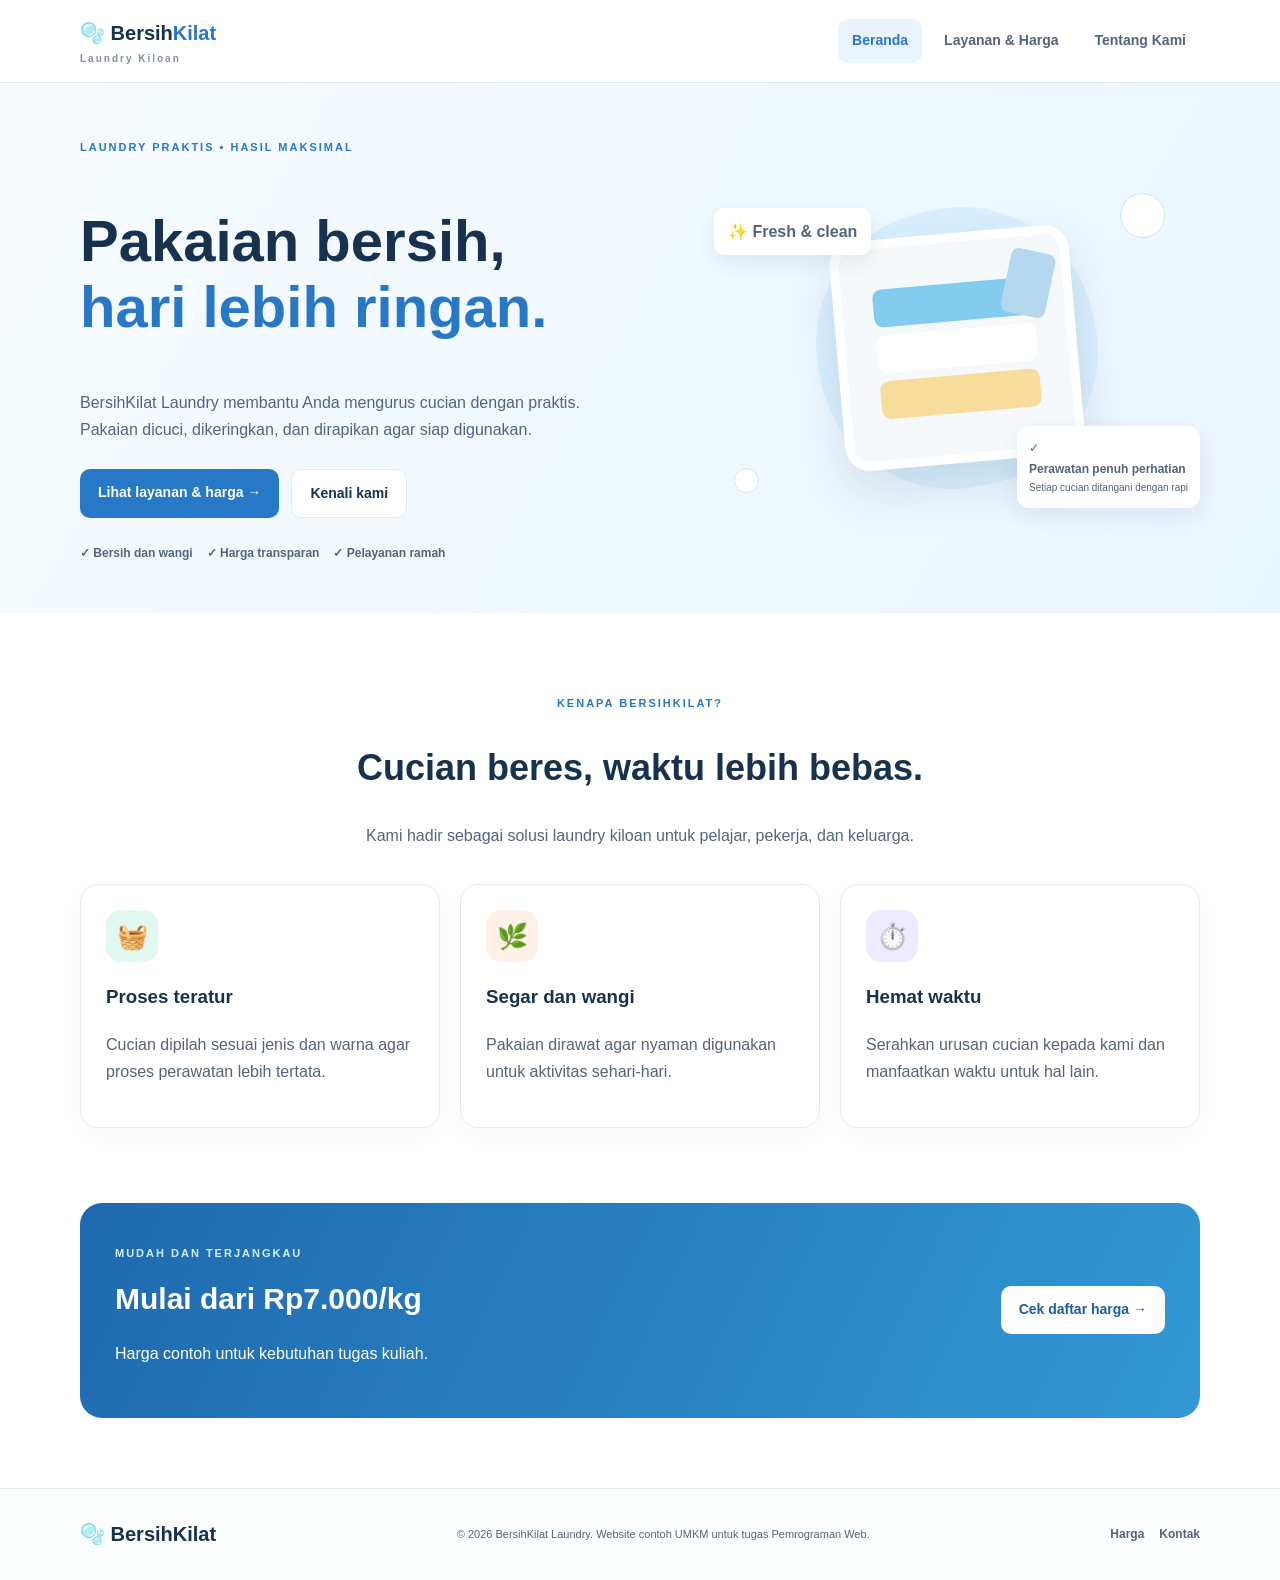
<file: index.html>
<!DOCTYPE html>
<html lang="id">
<head>
    <meta charset="UTF-8">
    <meta name="viewport" content="width=device-width, initial-scale=1.0">
    <title>BersihKilat Laundry</title>
    <link rel="stylesheet" href="style.css">
</head>
<body>

    <header class="site-header">
        <div class="container nav-wrap">
            <a class="brand" href="index.html">
                <span class="brand-icon">🫧</span>
                <span>Bersih<span class="brand-accent">Kilat</span>
                    <small>Laundry Kiloan</small>
                </span>
            </a>

            <nav aria-label="Navigasi utama">
                <a class="active" href="index.html">Beranda</a>
                <a href="layanan.html">Layanan & Harga</a>
                <a href="tentang.html">Tentang Kami</a>
            </nav>
        </div>
    </header>

    <main>
        <section class="hero">
            <div class="container hero-grid">
                <div class="hero-copy">
                    <span class="eyebrow">
                        LAUNDRY PRAKTIS • HASIL MAKSIMAL
                    </span>

                    <h1>
                        Pakaian bersih,<br>
                        <span>hari lebih ringan.</span>
                    </h1>

                    <p>
                        BersihKilat Laundry membantu Anda mengurus
                        cucian dengan praktis. Pakaian dicuci,
                        dikeringkan, dan dirapikan agar siap digunakan.
                    </p>

                    <div class="hero-actions">
                        <a class="btn btn-primary" href="layanan.html">
                            Lihat layanan & harga →
                        </a>

                        <a class="btn btn-light" href="tentang.html">
                            Kenali kami
                        </a>
                    </div>

                    <div class="hero-points">
                        <span>✓ Bersih dan wangi</span>
                        <span>✓ Harga transparan</span>
                        <span>✓ Pelayanan ramah</span>
                    </div>
                </div>

                <div class="hero-art"
                     role="img"
                     aria-label="Ilustrasi pakaian bersih">
                    <div class="sun-shape"></div>
                    <div class="bubble bubble-one"></div>
                    <div class="bubble bubble-two"></div>

                    <div class="laundry-card">
                        <div class="folded folded-blue"></div>
                        <div class="folded folded-white"></div>
                        <div class="folded folded-yellow"></div>
                        <div class="towel"></div>
                    </div>

                    <div class="floating-tag">
                        ✨ Fresh & clean
                    </div>

                    <div class="hero-caption">
                        <span class="caption-icon">✓</span>
                        <span>
                            <strong>Perawatan penuh perhatian</strong>
                            <small>Setiap cucian ditangani dengan rapi</small>
                        </span>
                    </div>
                </div>
            </div>
        </section>

        <section class="section">
            <div class="container">
                <div class="section-heading">
                    <span class="eyebrow">KENAPA BERSIHKILAT?</span>
                    <h2>Cucian beres, waktu lebih bebas.</h2>
                    <p>
                        Kami hadir sebagai solusi laundry kiloan
                        untuk pelajar, pekerja, dan keluarga.
                    </p>
                </div>

                <div class="feature-grid">
                    <article class="feature-card">
                        <div class="feature-icon mint">🧺</div>
                        <h3>Proses teratur</h3>
                        <p>
                            Cucian dipilah sesuai jenis dan warna
                            agar proses perawatan lebih tertata.
                        </p>
                    </article>

                    <article class="feature-card">
                        <div class="feature-icon peach">🌿</div>
                        <h3>Segar dan wangi</h3>
                        <p>
                            Pakaian dirawat agar nyaman digunakan
                            untuk aktivitas sehari-hari.
                        </p>
                    </article>

                    <article class="feature-card">
                        <div class="feature-icon lilac">⏱️</div>
                        <h3>Hemat waktu</h3>
                        <p>
                            Serahkan urusan cucian kepada kami
                            dan manfaatkan waktu untuk hal lain.
                        </p>
                    </article>
                </div>
            </div>
        </section>

        <section class="promo-section">
            <div class="container promo-box">
                <div>
                    <span class="eyebrow">MUDAH DAN TERJANGKAU</span>
                    <h2>Mulai dari Rp7.000/kg</h2>
                    <p>
                        Harga contoh untuk kebutuhan tugas kuliah.
                    </p>
                </div>

                <a class="btn btn-white" href="layanan.html">
                    Cek daftar harga →
                </a>
            </div>
        </section>
    </main>

    <footer class="site-footer">
        <div class="container footer-wrap">
            <a class="brand footer-brand" href="index.html">
                🫧 BersihKilat
            </a>

            <p>
                © 2026 BersihKilat Laundry.
                Website contoh UMKM untuk tugas Pemrograman Web.
            </p>

            <div class="footer-links">
                <a href="layanan.html">Harga</a>
                <a href="tentang.html">Kontak</a>
            </div>
        </div>
    </footer>

</body>
</html>
</file>
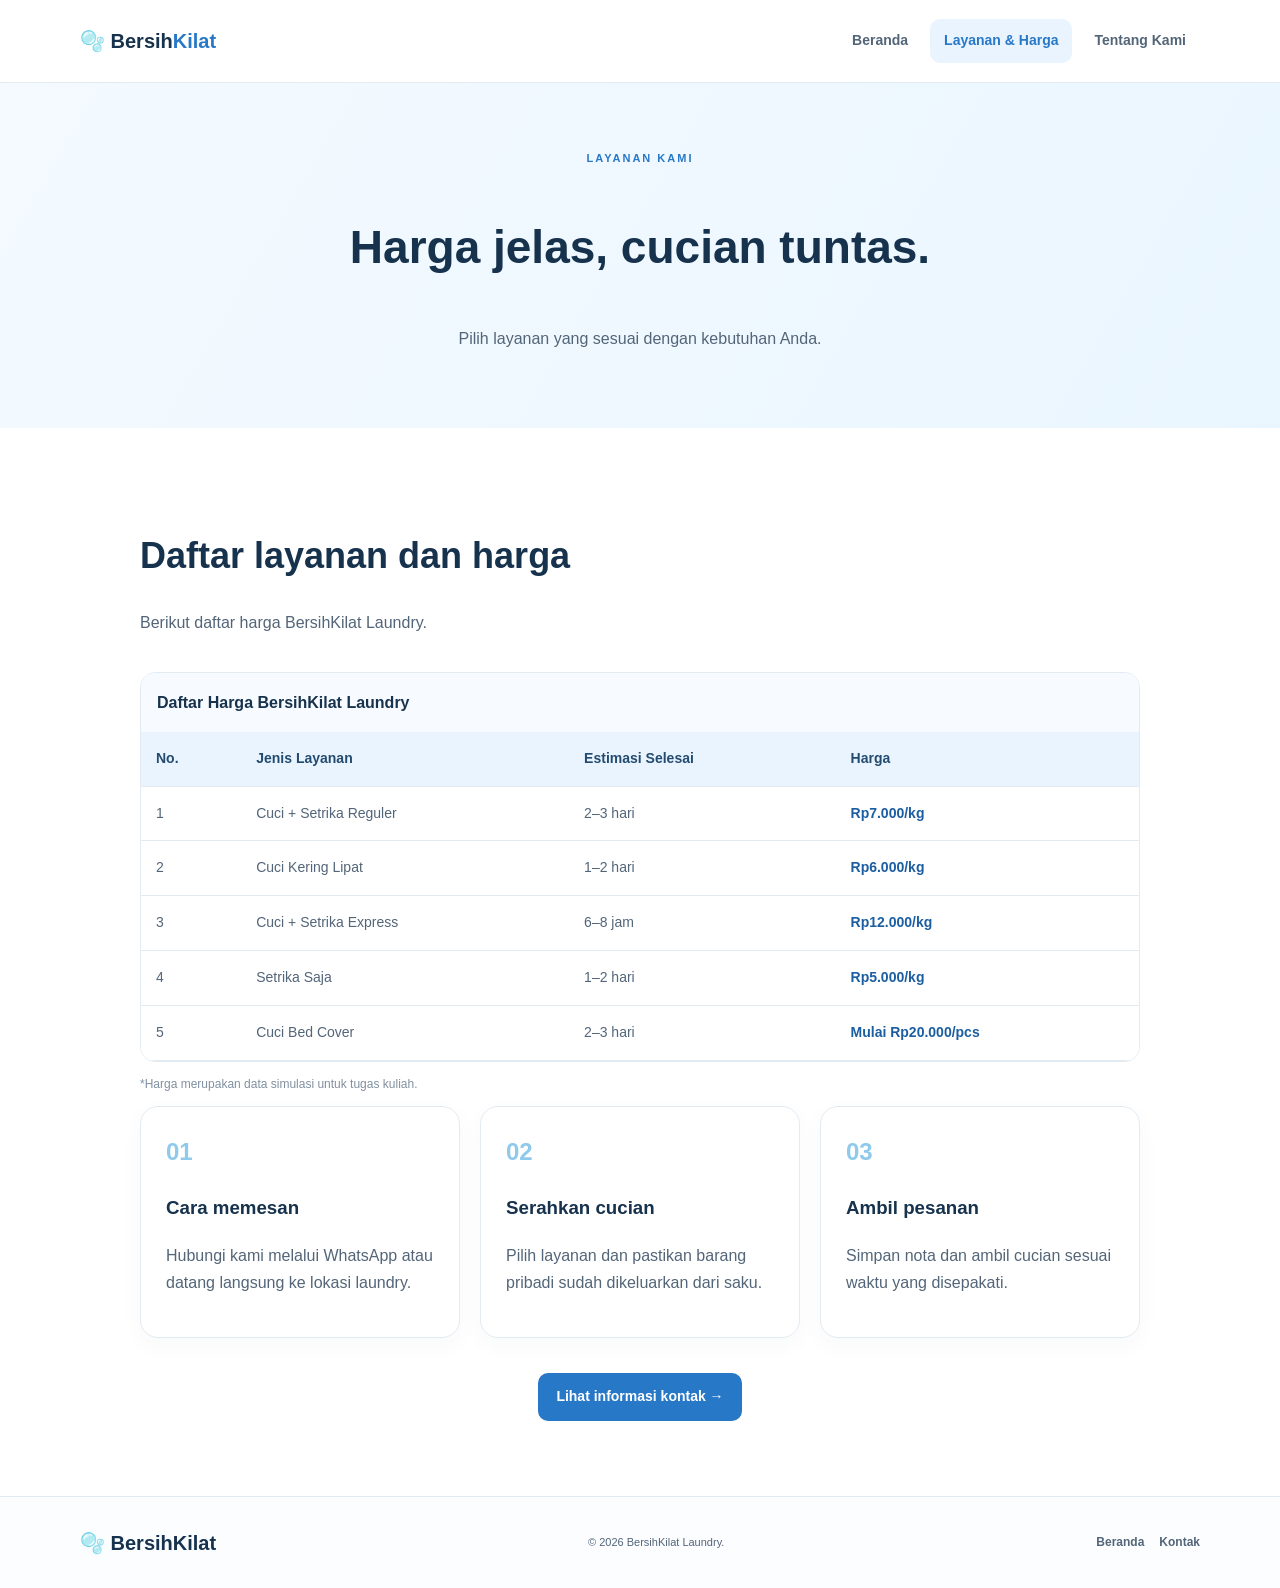
<file: layanan.html>
<!DOCTYPE html>
<html lang="id">
<head>
    <meta charset="UTF-8">
    <meta name="viewport" content="width=device-width, initial-scale=1.0">
    <title>Layanan & Harga | BersihKilat Laundry</title>
    <link rel="stylesheet" href="style.css">
</head>
<body>

<header class="site-header">
    <div class="container nav-wrap">
        <a class="brand" href="index.html">
            🫧 Bersih<span class="brand-accent">Kilat</span>
        </a>

        <nav aria-label="Navigasi utama">
            <a href="index.html">Beranda</a>
            <a class="active" href="layanan.html">Layanan & Harga</a>
            <a href="tentang.html">Tentang Kami</a>
        </nav>
    </div>
</header>

<main>
    <section class="page-hero">
        <div class="container">
            <span class="eyebrow">LAYANAN KAMI</span>
            <h1>Harga jelas, cucian tuntas.</h1>
            <p>Pilih layanan yang sesuai dengan kebutuhan Anda.</p>
        </div>
    </section>

    <section class="section">
        <div class="container content-narrow">
            <div class="section-heading left">
                <h2>Daftar layanan dan harga</h2>
                <p>Berikut daftar harga BersihKilat Laundry.</p>
            </div>

            <div class="table-wrap">
                <table>
                    <caption>
                        Daftar Harga BersihKilat Laundry
                    </caption>

                    <thead>
                        <tr>
                            <th scope="col">No.</th>
                            <th scope="col">Jenis Layanan</th>
                            <th scope="col">Estimasi Selesai</th>
                            <th scope="col">Harga</th>
                        </tr>
                    </thead>

                    <tbody>
                        <tr>
                            <td>1</td>
                            <td>Cuci + Setrika Reguler</td>
                            <td>2–3 hari</td>
                            <td class="price">Rp7.000/kg</td>
                        </tr>
                        <tr>
                            <td>2</td>
                            <td>Cuci Kering Lipat</td>
                            <td>1–2 hari</td>
                            <td class="price">Rp6.000/kg</td>
                        </tr>
                        <tr>
                            <td>3</td>
                            <td>Cuci + Setrika Express</td>
                            <td>6–8 jam</td>
                            <td class="price">Rp12.000/kg</td>
                        </tr>
                        <tr>
                            <td>4</td>
                            <td>Setrika Saja</td>
                            <td>1–2 hari</td>
                            <td class="price">Rp5.000/kg</td>
                        </tr>
                        <tr>
                            <td>5</td>
                            <td>Cuci Bed Cover</td>
                            <td>2–3 hari</td>
                            <td class="price">Mulai Rp20.000/pcs</td>
                        </tr>
                    </tbody>
                </table>
            </div>

            <p class="table-note">
                *Harga merupakan data simulasi untuk tugas kuliah.
            </p>

            <div class="info-grid">
                <article class="info-card">
                    <span class="info-number">01</span>
                    <h3>Cara memesan</h3>
                    <p>
                        Hubungi kami melalui WhatsApp atau datang
                        langsung ke lokasi laundry.
                    </p>
                </article>

                <article class="info-card">
                    <span class="info-number">02</span>
                    <h3>Serahkan cucian</h3>
                    <p>
                        Pilih layanan dan pastikan barang pribadi
                        sudah dikeluarkan dari saku.
                    </p>
                </article>

                <article class="info-card">
                    <span class="info-number">03</span>
                    <h3>Ambil pesanan</h3>
                    <p>
                        Simpan nota dan ambil cucian sesuai
                        waktu yang disepakati.
                    </p>
                </article>
            </div>

            <div class="center-cta">
                <a class="btn btn-primary" href="tentang.html">
                    Lihat informasi kontak →
                </a>
            </div>
        </div>
    </section>
</main>

<footer class="site-footer">
    <div class="container footer-wrap">
        <a class="brand footer-brand" href="index.html">
            🫧 BersihKilat
        </a>
        <p>© 2026 BersihKilat Laundry.</p>
        <div class="footer-links">
            <a href="index.html">Beranda</a>
            <a href="tentang.html">Kontak</a>
        </div>
    </div>
</footer>

</body>
</html>
</file>
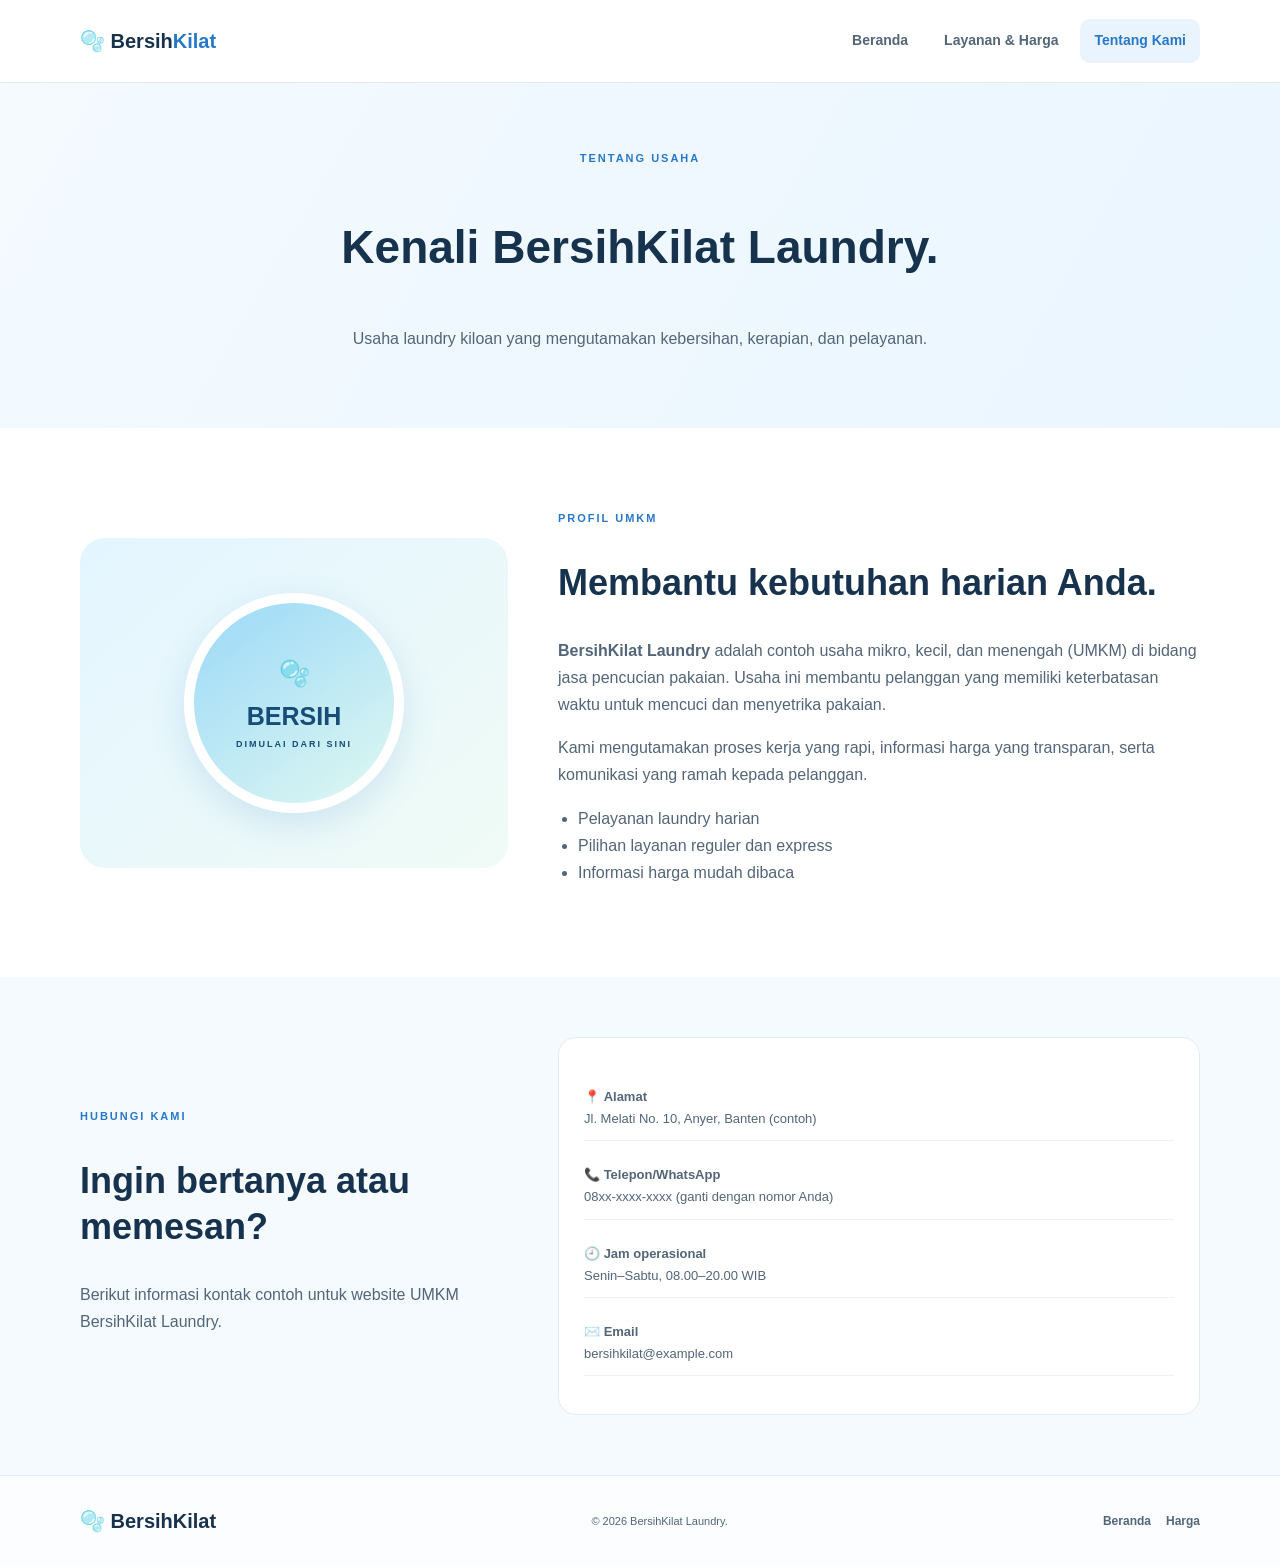
<file: tentang.html>
<!DOCTYPE html>
<html lang="id">
<head>
    <meta charset="UTF-8">
    <meta name="viewport" content="width=device-width, initial-scale=1.0">
    <title>Tentang Kami | BersihKilat Laundry</title>
    <link rel="stylesheet" href="style.css">
</head>
<body>

<header class="site-header">
    <div class="container nav-wrap">
        <a class="brand" href="index.html">
            🫧 Bersih<span class="brand-accent">Kilat</span>
        </a>

        <nav aria-label="Navigasi utama">
            <a href="index.html">Beranda</a>
            <a href="layanan.html">Layanan & Harga</a>
            <a class="active" href="tentang.html">Tentang Kami</a>
        </nav>
    </div>
</header>

<main>
    <section class="page-hero">
        <div class="container">
            <span class="eyebrow">TENTANG USAHA</span>
            <h1>Kenali BersihKilat Laundry.</h1>
            <p>
                Usaha laundry kiloan yang mengutamakan kebersihan,
                kerapian, dan pelayanan.
            </p>
        </div>
    </section>

    <section class="section">
        <div class="container about-grid">
            <div class="about-visual">
                <div class="about-circle">
                    🫧
                    <br>BERSIH
                    <span>DIMULAI DARI SINI</span>
                </div>
            </div>

            <div class="about-copy">
                <span class="eyebrow">PROFIL UMKM</span>
                <h2>Membantu kebutuhan harian Anda.</h2>

                <p>
                    <strong>BersihKilat Laundry</strong> adalah contoh
                    usaha mikro, kecil, dan menengah (UMKM) di bidang
                    jasa pencucian pakaian. Usaha ini membantu pelanggan
                    yang memiliki keterbatasan waktu untuk mencuci
                    dan menyetrika pakaian.
                </p>

                <p>
                    Kami mengutamakan proses kerja yang rapi,
                    informasi harga yang transparan, serta komunikasi
                    yang ramah kepada pelanggan.
                </p>

                <ul class="check-list">
                    <li>Pelayanan laundry harian</li>
                    <li>Pilihan layanan reguler dan express</li>
                    <li>Informasi harga mudah dibaca</li>
                </ul>
            </div>
        </div>
    </section>

    <section class="contact-section">
        <div class="container contact-grid">
            <div>
                <span class="eyebrow">HUBUNGI KAMI</span>
                <h2>Ingin bertanya atau memesan?</h2>
                <p>
                    Berikut informasi kontak contoh untuk website
                    UMKM BersihKilat Laundry.
                </p>
            </div>

            <address class="contact-card">
                <p>
                    <span>📍</span>
                    <span>
                        <strong>Alamat</strong><br>
                        Jl. Melati No. 10, Anyer, Banten (contoh)
                    </span>
                </p>

                <p>
                    <span>📞</span>
                    <span>
                        <strong>Telepon/WhatsApp</strong><br>
                        08xx-xxxx-xxxx (ganti dengan nomor Anda)
                    </span>
                </p>

                <p>
                    <span>🕘</span>
                    <span>
                        <strong>Jam operasional</strong><br>
                        Senin–Sabtu, 08.00–20.00 WIB
                    </span>
                </p>

                <p>
                    <span>✉️</span>
                    <span>
                        <strong>Email</strong><br>
                        bersihkilat@example.com
                    </span>
                </p>
            </address>
        </div>
    </section>
</main>

<footer class="site-footer">
    <div class="container footer-wrap">
        <a class="brand footer-brand" href="index.html">
            🫧 BersihKilat
        </a>
        <p>© 2026 BersihKilat Laundry.</p>
        <div class="footer-links">
            <a href="index.html">Beranda</a>
            <a href="layanan.html">Harga</a>
        </div>
    </div>
</footer>

</body>
</html>
</file>
<file: style.css>
:root {
    --navy: #17324d;
    --blue: #2878c8;
    --blue-dark: #1c5ea2;
    --text: #536578;
    --light: #f5f9fc;
    --line: #e3ebf2;
}

* {
    box-sizing: border-box;
}

html {
    scroll-behavior: smooth;
}

body {
    margin: 0;
    font-family: Arial, sans-serif;
    color: var(--text);
    line-height: 1.7;
}

a {
    text-decoration: none;
    color: inherit;
}

.container {
    width: min(1120px, calc(100% - 40px));
    margin: auto;
}

/* HEADER DAN NAVIGASI */

.site-header {
    background: white;
    border-bottom: 1px solid var(--line);
    position: sticky;
    top: 0;
    z-index: 10;
}

.nav-wrap {
    min-height: 82px;
    display: flex;
    align-items: center;
    justify-content: space-between;
    gap: 20px;
}

.brand {
    color: var(--navy);
    font-size: 20px;
    font-weight: bold;
}

.brand-accent,
.hero h1 span {
    color: var(--blue);
}

.brand small {
    display: block;
    font-size: 10px;
    letter-spacing: 2px;
    color: #8392a2;
}

.nav-wrap nav {
    display: flex;
    gap: 8px;
}

.nav-wrap nav a {
    padding: 10px 14px;
    border-radius: 10px;
    font-size: 14px;
    font-weight: bold;
}

.nav-wrap nav a:hover,
.nav-wrap nav a.active {
    background: #eaf4ff;
    color: var(--blue);
}

/* HALAMAN BERANDA */

.hero {
    background: linear-gradient(120deg, #f7fbff, #eaf6ff);
}

.hero-grid {
    min-height: 530px;
    display: grid;
    grid-template-columns: 1.1fr .9fr;
    align-items: center;
    gap: 40px;
    padding-top: 40px;
    padding-bottom: 40px;
}

.eyebrow {
    color: var(--blue);
    font-size: 11px;
    font-weight: bold;
    letter-spacing: 2px;
}

.hero h1 {
    color: var(--navy);
    font-size: clamp(36px, 5vw, 58px);
    line-height: 1.15;
}

.hero-copy p {
    max-width: 520px;
}

.hero-actions {
    display: flex;
    flex-wrap: wrap;
    gap: 12px;
    margin-top: 25px;
}

.btn {
    display: inline-block;
    padding: 12px 18px;
    border-radius: 10px;
    font-size: 14px;
    font-weight: bold;
    transition: .2s;
}

.btn:hover {
    transform: translateY(-2px);
}

.btn-primary {
    background: var(--blue);
    color: white;
}

.btn-primary:hover {
    background: var(--blue-dark);
}

.btn-light {
    background: white;
    border: 1px solid var(--line);
    color: var(--navy);
}

.hero-points {
    display: flex;
    flex-wrap: wrap;
    gap: 14px;
    margin-top: 25px;
    font-size: 12px;
    font-weight: bold;
}

/* ILUSTRASI CSS */

.hero-art {
    min-height: 350px;
    position: relative;
    display: grid;
    place-items: center;
}

.sun-shape {
    width: 280px;
    height: 280px;
    position: absolute;
    background: #d9f0ff;
    border-radius: 48%;
    transform: rotate(-12deg);
}

.laundry-card {
    position: relative;
    width: 240px;
    height: 230px;
    border: 9px solid white;
    border-radius: 25px;
    background: #f5f9fc;
    box-shadow: 0 20px 50px #17324d20;
    display: flex;
    flex-direction: column;
    align-items: center;
    justify-content: center;
    gap: 8px;
    transform: rotate(-5deg);
}

.folded {
    width: 160px;
    height: 38px;
    border-radius: 9px;
}

.folded-blue {
    background: #83ccef;
}

.folded-white {
    background: #ffffff;
}

.folded-yellow {
    background: #f8dc9b;
}

.towel {
    position: absolute;
    right: 12px;
    top: 15px;
    width: 45px;
    height: 65px;
    background: #b5d8ef;
    border-radius: 8px;
    transform: rotate(17deg);
}

.bubble {
    position: absolute;
    background: white;
    border: 1px solid #cce8fa;
    border-radius: 50%;
}

.bubble-one {
    width: 45px;
    height: 45px;
    top: 20px;
    right: 35px;
}

.bubble-two {
    width: 25px;
    height: 25px;
    bottom: 30px;
    left: 20px;
}

.floating-tag {
    position: absolute;
    top: 35px;
    left: 0;
    padding: 10px 14px;
    background: white;
    border-radius: 10px;
    box-shadow: 0 8px 20px #17324d15;
    font-weight: bold;
}

.hero-caption {
    position: absolute;
    right: 0;
    bottom: 15px;
    padding: 12px;
    background: white;
    border-radius: 12px;
    box-shadow: 0 8px 25px #17324d15;
    font-size: 12px;
}

.caption-icon {
    color: #168866;
}

.hero-caption strong,
.hero-caption small {
    display: block;
}

/* SECTION UMUM */

.section {
    padding: 75px 0;
}

.section-heading {
    max-width: 650px;
    text-align: center;
    margin: 0 auto 35px;
}

.section-heading h2,
.about-copy h2,
.contact-grid h2 {
    color: var(--navy);
    font-size: clamp(26px, 3vw, 36px);
    line-height: 1.3;
}

.section-heading.left {
    text-align: left;
    margin-left: 0;
}

.feature-grid,
.info-grid {
    display: grid;
    grid-template-columns: repeat(3, 1fr);
    gap: 20px;
}

.feature-card,
.info-card {
    padding: 25px;
    border: 1px solid var(--line);
    border-radius: 18px;
    background: white;
    box-shadow: 0 8px 25px #17324d08;
    transition: .2s;
}

.feature-card:hover,
.info-card:hover {
    transform: translateY(-4px);
}

.feature-icon {
    width: 52px;
    height: 52px;
    display: grid;
    place-items: center;
    border-radius: 15px;
    font-size: 25px;
}

.mint {
    background: #e1f8f0;
}

.peach {
    background: #fff0e8;
}

.lilac {
    background: #eeeaff;
}

.feature-card h3,
.info-card h3 {
    color: var(--navy);
}

/* PROMO */

.promo-section {
    padding-bottom: 70px;
}

.promo-box {
    padding: 35px;
    border-radius: 22px;
    background: linear-gradient(115deg, #1f69ae, #3298d4);
    color: white;
    display: flex;
    align-items: center;
    justify-content: space-between;
    gap: 20px;
}

.promo-box .eyebrow {
    color: #d4f0ff;
}

.promo-box h2 {
    margin: 8px 0;
    font-size: 30px;
}

.btn-white {
    background: white;
    color: var(--blue-dark);
}

/* JUDUL HALAMAN */

.page-hero {
    padding: 60px 0;
    text-align: center;
    background: linear-gradient(120deg, #f4faff, #eaf6ff);
}

.page-hero h1 {
    color: var(--navy);
    font-size: clamp(32px, 4vw, 46px);
}

/* TABEL HARGA */

.content-narrow {
    max-width: 1000px;
}

.table-wrap {
    overflow-x: auto;
    border: 1px solid var(--line);
    border-radius: 15px;
}

table {
    width: 100%;
    min-width: 620px;
    border-collapse: collapse;
    background: white;
    text-align: left;
}

caption {
    padding: 16px;
    text-align: left;
    font-weight: bold;
    color: var(--navy);
    background: #f7fbff;
}

th,
td {
    padding: 15px;
    border-bottom: 1px solid var(--line);
    font-size: 14px;
}

thead th {
    background: #eaf4ff;
    color: #234b70;
}

tbody tr:hover {
    background: #f8fbff;
}

.price {
    color: var(--blue-dark);
    font-weight: bold;
    white-space: nowrap;
}

.table-note {
    font-size: 12px;
    color: #8190a0;
}

.info-number {
    color: #8fc9eb;
    font-size: 24px;
    font-weight: bold;
}

.center-cta {
    text-align: center;
    margin-top: 35px;
}

/* TENTANG KAMI */

.about-grid,
.contact-grid {
    display: grid;
    grid-template-columns: .8fr 1.2fr;
    gap: 50px;
    align-items: center;
}

.about-visual {
    min-height: 330px;
    display: grid;
    place-items: center;
    border-radius: 25px;
    background: linear-gradient(140deg, #e3f5ff, #f0fbf6);
}

.about-circle {
    width: 220px;
    height: 220px;
    border: 10px solid white;
    border-radius: 50%;
    background: linear-gradient(145deg, #9bd9f8, #dff8f1);
    display: flex;
    flex-direction: column;
    justify-content: center;
    align-items: center;
    color: #174c76;
    font-size: 25px;
    font-weight: bold;
    text-align: center;
    box-shadow: 0 12px 35px #2878c826;
}

.about-circle span {
    font-size: 9px;
    letter-spacing: 2px;
}

.check-list {
    padding-left: 20px;
}

.contact-section {
    padding: 60px 0;
    background: #f5faff;
}

.contact-card {
    padding: 25px;
    background: white;
    border: 1px solid var(--line);
    border-radius: 18px;
    font-style: normal;
}

.contact-card p {
    padding: 10px 0;
    border-bottom: 1px solid #edf1f5;
    font-size: 13px;
}

/* FOOTER */

.site-footer {
    padding: 25px 0;
    background: #fbfdff;
    border-top: 1px solid var(--line);
}

.footer-wrap {
    display: flex;
    align-items: center;
    justify-content: space-between;
    gap: 20px;
}

.footer-wrap p {
    font-size: 11px;
    text-align: center;
}

.footer-links {
    display: flex;
    gap: 15px;
    font-size: 12px;
    font-weight: bold;
}

/* RESPONSIVE UNTUK HP */

@media (max-width: 760px) {
    .container {
        width: calc(100% - 28px);
    }

    .nav-wrap {
        padding: 15px 0;
        align-items: flex-start;
        flex-direction: column;
    }

    .nav-wrap nav {
        width: 100%;
        gap: 4px;
        overflow-x: auto;
    }

    .nav-wrap nav a {
        padding: 8px;
        font-size: 12px;
        white-space: nowrap;
    }

    .hero-grid {
        grid-template-columns: 1fr;
        gap: 5px;
    }

    .hero h1 {
        font-size: 42px;
    }

    .hero-art {
        min-height: 340px;
    }

    .feature-grid,
    .info-grid,
    .about-grid,
    .contact-grid {
        grid-template-columns: 1fr;
    }

    .section {
        padding: 50px 0;
    }

    .promo-box {
        flex-direction: column;
        align-items: flex-start;
        padding: 25px;
    }

    .footer-wrap {
        flex-direction: column;
        text-align: center;
    }

    .about-visual {
        min-height: 280px;
    }
}
</file>
